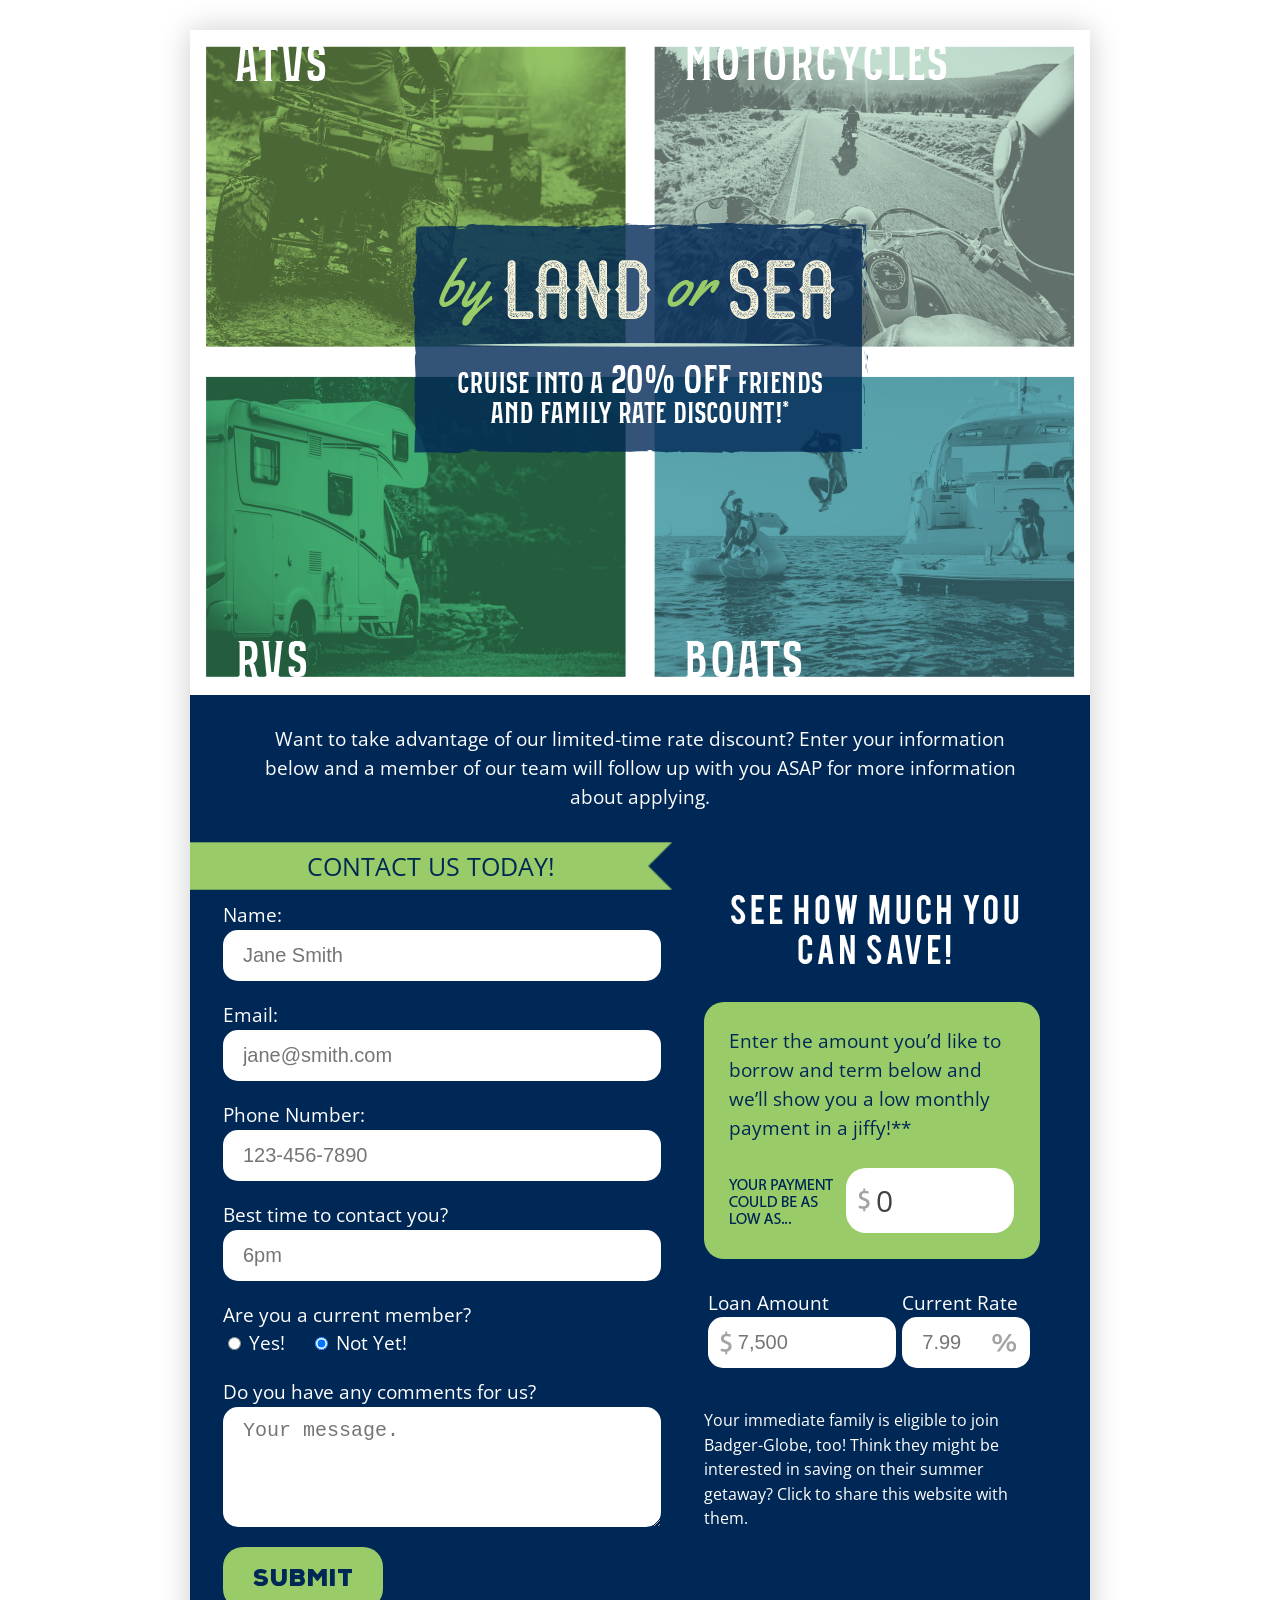
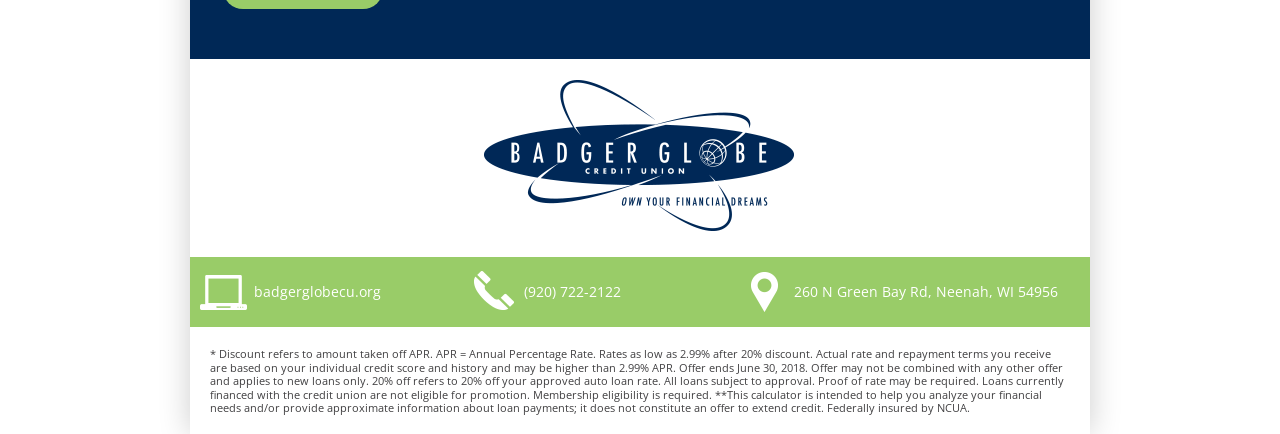
<file: index.html>
<!doctype html>
<html lang="en-US" class="no-js">
<head>
	<meta charset="utf-8">
	<title>Toy Loans - Badger Globe Credit Union</title>

	<meta http-equiv="X-UA-Compatible" content="IE=edge" />
	<meta name="viewport" content="width=device-width, initial-scale=1">
	<link rel="stylesheet" href="css/main.css">
	<script src="js/head.js?v=1"></script>
	<!-- Global site tag (gtag.js) - Google Analytics -->
	<script async src="https://www.googletagmanager.com/gtag/js?id=UA-109080471-4"></script>
	<script>
	window.dataLayer = window.dataLayer || [];
	function gtag(){dataLayer.push(arguments);}
	gtag('js', new Date());

	gtag('config', 'UA-109080471-4');
	</script>
</head>
<body>
	<main class="container">
		
		<div class="wrap">
			<img src="img/header.png" class="header">
		</div>
		
		<div class="content wrap group">
			<div class="top-title">Want to take advantage of our limited-time rate discount? Enter your information below and a member of our team will follow up with you ASAP for more information about applying.</div>
				
			<h3 class="form-title">Contact Us Today!</h3>

			<div class="group">

				<div class="half">
					<form id="contact" name="contact">
						<strong><div class="error text-red"></div></strong>
						<p>Name:
							<input type="text" name="name" placeholder="Jane Smith" /></p>
						<p>Email:
							<input type="text" name="email" placeholder="jane@smith.com" /></p>
						<p>Phone Number:
							<input type="text" name="phone" placeholder="123-456-7890" /></p>
						<p>Best time to contact you?
							<input type="text" name="best-time" placeholder="6pm" /></p>
						<p>Are you a current member?<br>
							<label><input type="radio" name="current-member" value="yes" /> Yes!</label> &nbsp; &nbsp; <label><input type="radio" name="current-member" value="no" checked /> Not Yet!</label></p>
						<p>Do you have any comments for us?
							<textarea name="message" placeholder="Your message."></textarea></p>
						<p><input type="submit" name="submit" value="Submit" class="btn" /></p>
					</form>
				</div>

				<div class="half calculator-container">
					<div class="pad text-center">
						<img src="img/title-calculator.png" />
					</div>
					<div class="total-savings-container bg-peach group">
						<p>Enter the amount you’d like to borrow and term below and we’ll show you a low monthly payment in a jiffy!**</p>
						<div class="fields">
							<div class="half first"><img src="img/title-savings.png" /></div>
							<div class="half result-total-savings results vacation">0</div>
						</div>
					</div>
					<div class="calculators">

						<div class="calculator vacation">
							<div class="sixty">
								<p><label for="amount1">Loan Amount</label><input type="text" id="amount1" placeholder="7,500" class="amount" /></p>
							</div>
							<div class="fourty">
								<input type="hidden" name="term" value="3y" />
								<p><label for="rate1">Current Rate</label><input type="text" id="rate1" placeholder="7.99" class="rate percent" /></p>
								<input type="hidden" class="rate_compare" value="2.99" />
							</div>
						</div>

					</div>
					<div class="share-now">
						<p>Your immediate family is eligible to join Badger-Globe, too! Think they might be interested in saving on their summer getaway? Click to share this website with them.</p>
						<p class="buttons">
							<!-- AddToAny BEGIN -->
							<div class="a2a_kit a2a_kit_size_32 a2a_default_style">
							<a class="a2a_dd" href="https://www.addtoany.com/share"></a>
							<a class="a2a_button_facebook"></a>
							<a class="a2a_button_twitter"></a>
							<a class="a2a_button_linkedin"></a>
							</div>
							<script async src="https://static.addtoany.com/menu/page.js"></script>
							<!-- AddToAny END -->
						</p>
					</div>
				</div>
			</div>

		</div>

		<div class="footer">
			<div class="wrap text-center">
				<a href="https://www.badgerglobecu.org/" target="_blank"><img src="img/logo.png"></a>
			</div>
		</div>

		<div class="contact-bar wrap group">
			<div class="thirty"><a href="https://www.badgerglobecu.org/" target="_blank"><img src="img/contact-website.png" alt="Link to badgerglobecu.org" /> badgerglobecu.org</a></div>
			<div class="thirty"><a href="tel:9207222122"><img src="img/contact-phone.png" alt="Call 920-722-2122" /> (920) 722-2122</a></div>
			<div class="fourty"><a href="https://www.google.com/maps/place/260+N+Green+Bay+Rd,+Neenah,+WI+54956/@44.1941566,-88.4879277,17z/data=!3m1!4b1!4m5!3m4!1s0x8803c77bc86fcbdd:0x9187003e1a72b659!8m2!3d44.1941528!4d-88.485739" target="_blank"><img src="img/contact-address.png" alt="Street Address: 260 N Green Bay Rd, Neenah, WI 54956" /> 260 N Green Bay Rd, Neenah, WI 54956</a></div>
		</div>

		<div class="disclaimer wrap">* Discount refers to amount taken off APR. APR = Annual Percentage Rate. Rates as low as 2.99% after 20% discount. Actual rate and repayment terms you receive are based on your individual credit score and history and may be higher than 2.99% APR. Offer ends June 30, 2018. Offer may not be combined with any other offer and applies to new loans only. 20% off refers to 20% off your approved auto loan rate. All loans subject to approval. Proof of rate may be required. Loans currently financed with the credit union are not eligible for promotion. Membership eligibility is required. **This calculator is intended to help you analyze your financial needs and/or provide approximate information about loan payments; it does not constitute an offer to extend credit. Federally insured by NCUA.</div>
	</main>
	<script src="//ajax.googleapis.com/ajax/libs/jquery/1.11.2/jquery.min.js?v=1"></script>
	<script src="js/main.js"></script>
</body>
</html>
</file>
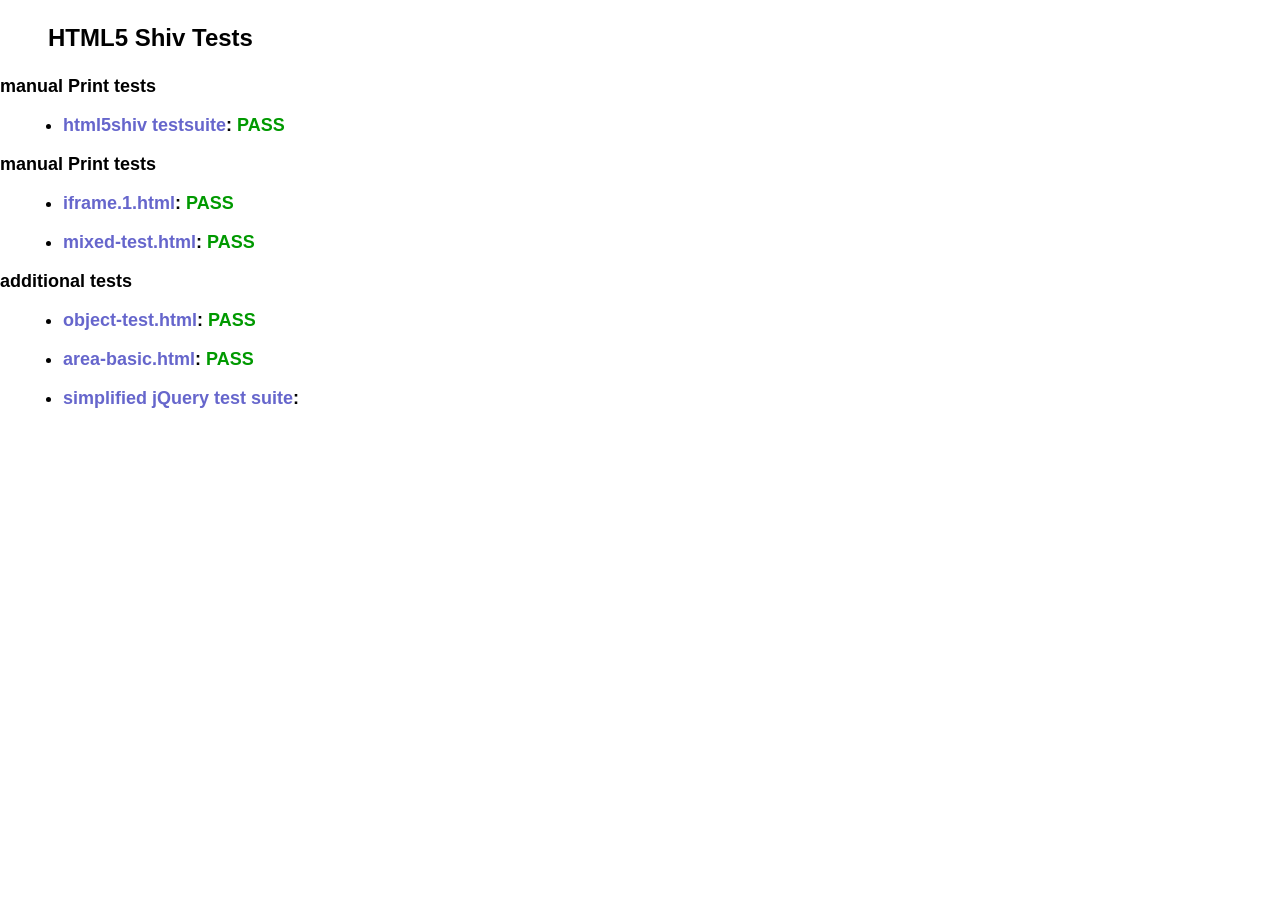
<file: js/lib/shiv/test/index.html>
<!doctype html>
<html>
	<head>
		<meta charset="utf-8">
		<title>IE&lt;9 HTML5 Shiv Tests</title>
		<link rel="stylesheet" href="style.css">
		<script src="../src/html5shiv-printshiv.js"></script>
	</head>
	<body>
		<h1>
			HTML5 Shiv Tests
		</h1>
		<h2>manual Print tests</h2>
		<ul>
			<li>
				<a href="html5shiv.html">html5shiv testsuite</a>: <span class="pass">PASS</span>
			</li>
			
		</ul>
		<h2>manual Print tests</h2>
		<ul>
			<li>
				<a href="iframe.1.html">iframe.1.html</a>: <span class="pass">PASS</span>
			</li>
			<li>
				<a href="mixed-test.html">mixed-test.html</a>: <span class="pass">PASS</span>
			</li>
			
		</ul>
		<h2>additional tests</h2>
		<ul>
			
			<li>
				<a href="object-test.html">object-test.html</a>: <span class="pass">PASS</span>
			</li>
			
			<li>
				<a href="highcharts/area-basic.html">area-basic.html</a>: <span class="pass">PASS</span>
			</li>
			<li>
				<a href="jquery-1.7.1/index.html">simplified jQuery test suite</a>:
			</li>
		</ul>
	<body>
</html>
</file>
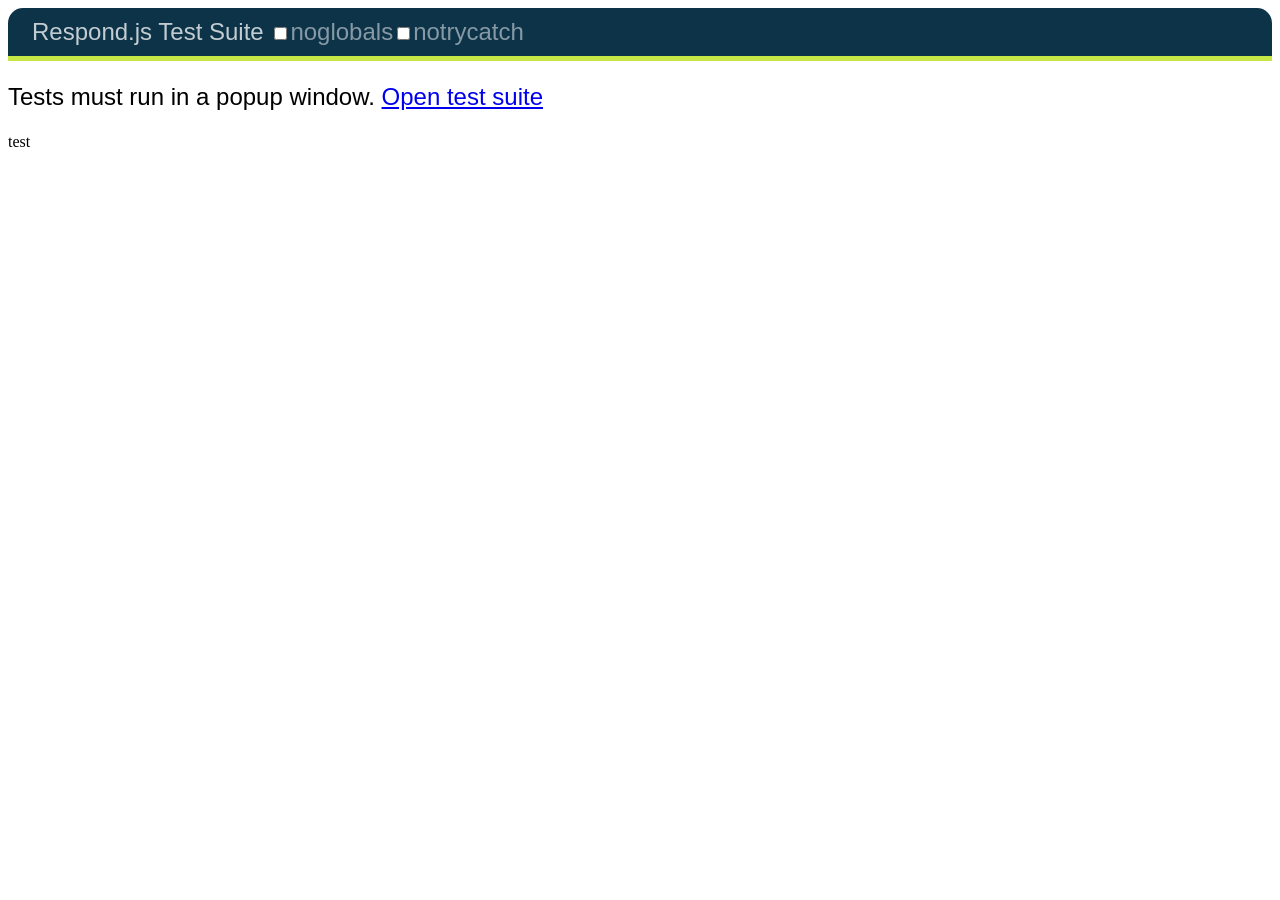
<file: js/lib/respond/test/unit/index.html>
<!DOCTYPE html>
<html>
<head>
	<meta charset="utf-8" />
	<title>Respond.js Test Suite</title>
	<link rel="stylesheet" href="qunit/qunit.css" media="screen">
	<script src="qunit/qunit.js"></script>
	<link href="test.css" rel="stylesheet" />
	<link href="test2.css" media="screen and (min-width: 950px)" rel="stylesheet" />
	<link href="test3.css" media="screen and (min-width: 68.75em)" rel="stylesheet" />
	<script src="../../dest/respond.src.js"></script>
	<script src="tests.js"></script>

</head>
<body>
	<h1 id="qunit-header">Respond.js Test Suite</h1>
	<h2 id="qunit-banner"></h2>
	<div id="qunit-testrunner-toolbar"></div>
	<h2 id="qunit-userAgent"></h2>
	<ol id="qunit-tests"></ol>
	
	<!-- tests must run in new window -->
	<div id="launcher"></div>
	
	<!-- elem for applying css via queries -->
	<div id="testelem" class="foo">test</div>
	
</body>
</html>
</file>
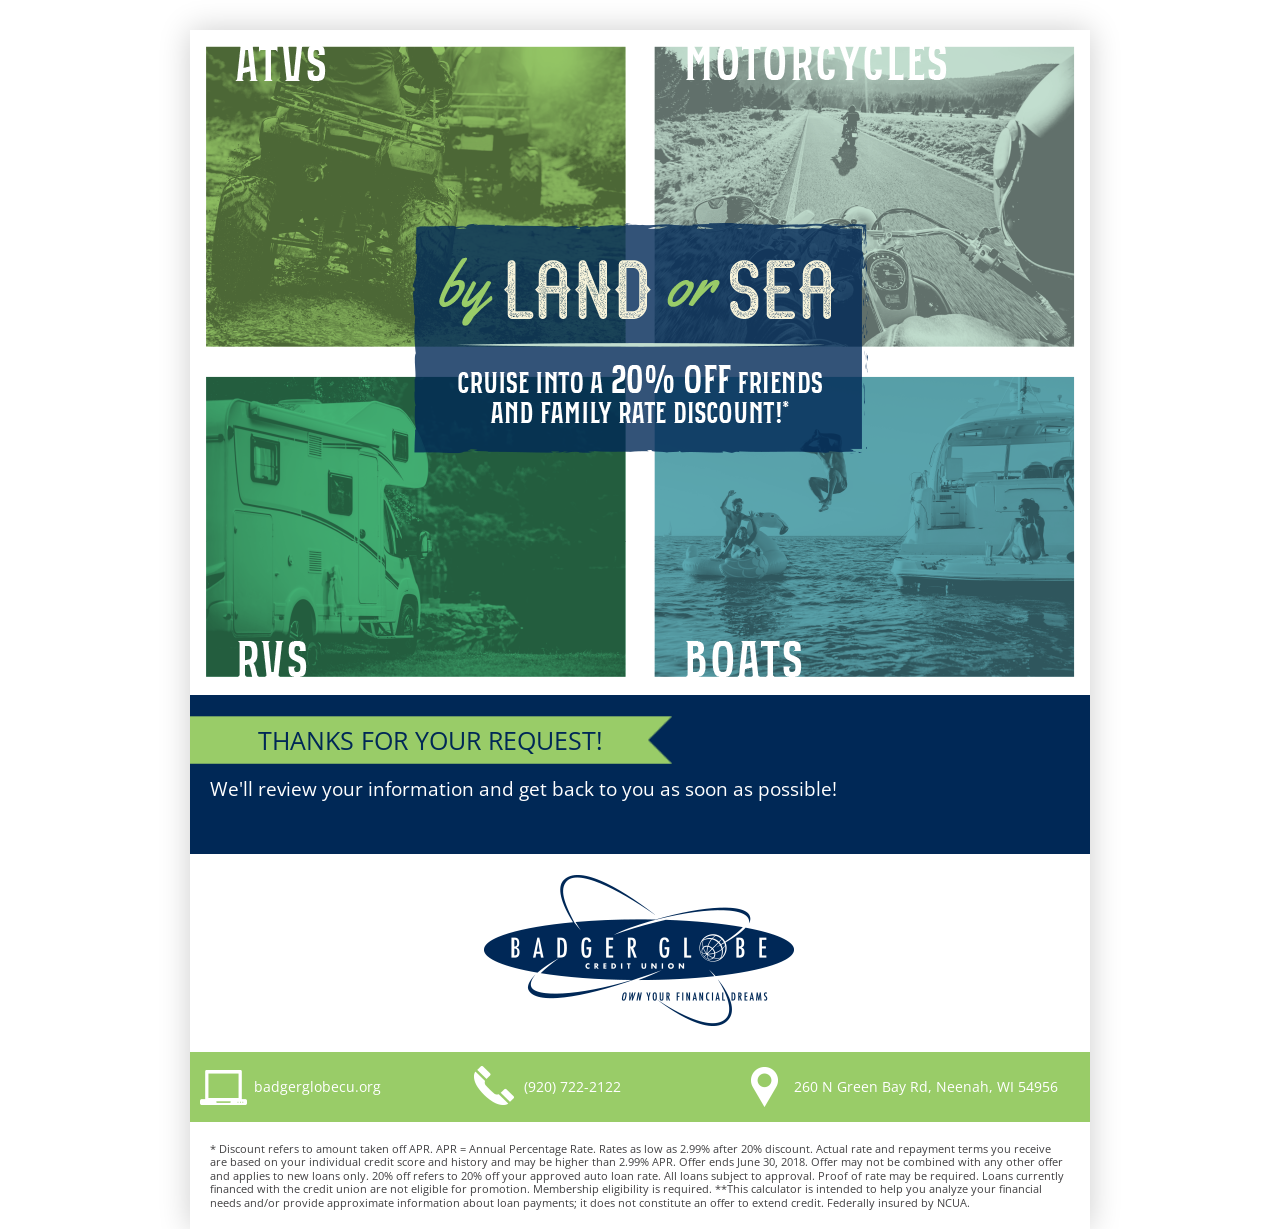
<file: thanks.html>
<!doctype html>
<html lang="en-US" class="no-js">
<head>
	<meta charset="utf-8">
	<title>Toy Loans - Badger Globe Credit Union</title>

	<meta http-equiv="X-UA-Compatible" content="IE=edge" />
	<meta name="viewport" content="width=device-width, initial-scale=1">
	<link rel="stylesheet" href="css/main.css">
	<script src="js/head.js?v=1"></script>
	<!-- Global site tag (gtag.js) - Google Analytics -->
	<script async src="https://www.googletagmanager.com/gtag/js?id=UA-109080471-4"></script>
	<script>
	window.dataLayer = window.dataLayer || [];
	function gtag(){dataLayer.push(arguments);}
	gtag('js', new Date());

	gtag('config', 'UA-109080471-4');
	</script>
</head>
<body>
	<main class="container">
		
		<div class="wrap">
			<img src="img/header.png" class="header">
		</div>
		
		<div class="content wrap group">
				
			<h3 class="form-title">Thanks for your request!</h3>
			<p>We'll review your information and get back to you as soon as possible!</p>

		</div>

		<div class="footer">
			<div class="wrap text-center">
				<a href="https://www.badgerglobecu.org/"><img src="img/logo.png"></a>
			</div>
		</div>
		
		<div class="contact-bar wrap group">
			<div class="thirty"><a href="https://www.badgerglobecu.org/" target="_blank"><img src="img/contact-website.png" alt="Link to badgerglobecu.org" /> badgerglobecu.org</a></div>
			<div class="thirty"><a href="tel:9207222122"><img src="img/contact-phone.png" alt="Call 920-722-2122" /> (920) 722-2122</a></div>
			<div class="fourty"><a href="https://www.google.com/maps/place/260+N+Green+Bay+Rd,+Neenah,+WI+54956/@44.1941566,-88.4879277,17z/data=!3m1!4b1!4m5!3m4!1s0x8803c77bc86fcbdd:0x9187003e1a72b659!8m2!3d44.1941528!4d-88.485739" target="_blank"><img src="img/contact-address.png" alt="Street Address: 260 N Green Bay Rd, Neenah, WI 54956" /> 260 N Green Bay Rd, Neenah, WI 54956</a></div>
		</div>

		<div class="disclaimer wrap">* Discount refers to amount taken off APR. APR = Annual Percentage Rate. Rates as low as 2.99% after 20% discount. Actual rate and repayment terms you receive are based on your individual credit score and history and may be higher than 2.99% APR. Offer ends June 30, 2018. Offer may not be combined with any other offer and applies to new loans only. 20% off refers to 20% off your approved auto loan rate. All loans subject to approval. Proof of rate may be required. Loans currently financed with the credit union are not eligible for promotion. Membership eligibility is required. **This calculator is intended to help you analyze your financial needs and/or provide approximate information about loan payments; it does not constitute an offer to extend credit. Federally insured by NCUA.</div>
	</main>
	<script src="//ajax.googleapis.com/ajax/libs/jquery/1.11.2/jquery.min.js?v=1"></script>
	<script src="js/main.js"></script>
</body>
</html>
</file>
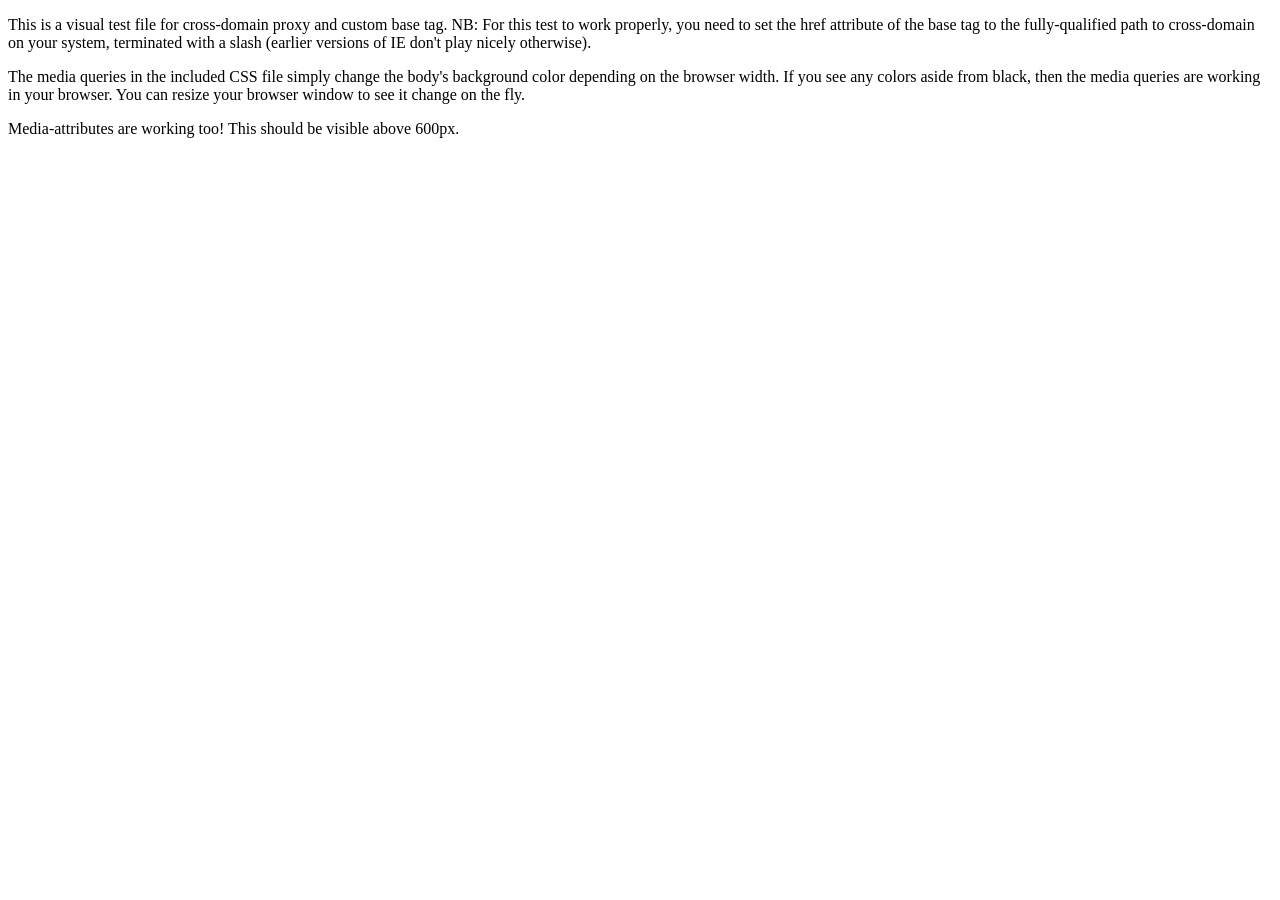
<file: js/lib/respond/cross-domain/example-base.html>
<!DOCTYPE html>
<html>
<head>
	<!-- Change this to match your local server hostname and path -->
	<base href="http://localhost/Respond/cross-domain/"><!--[if lte IE 6]></base><![endif]-->
		<meta charset="utf-8" />
	<title>Respond JS Test Page</title>
	<link href="https://rawgithub.com/scottjehl/Respond/master/test/test.css" rel="stylesheet"/>
	<link href="https://rawgithub.com/scottjehl/Respond/master/test/test2.css" media="screen and (min-width: 600px)" rel="stylesheet"/>
	<script src="../dest/respond.src.js"></script>
	
	<!-- Respond.js proxy on external server -->
	<link href="https://rawgithub.com/scottjehl/Respond/master/cross-domain/respond-proxy.html" id="respond-proxy" rel="respond-proxy" />
	<link href="respond.proxy.gif" id="respond-redirect" rel="respond-redirect" />
	<script src="respond.proxy.js"></script>
</head> 
<body>
	<p>This is a visual test file for cross-domain proxy and custom base tag. NB: For this test to work properly, you need to set the href attribute of the base tag to the fully-qualified path to cross-domain on your system, terminated with a slash (earlier versions of IE don't play nicely otherwise).</p>

	<p>The media queries in the included CSS file simply change the body's background color depending on the browser width. If you see any colors aside from black, then the media queries are working in your browser. You can resize your browser window to see it change on the fly.</p>


	<p id="attribute-test">Media-attributes are working too! This should be visible above 600px.</p>

</body>
</html>
</file>
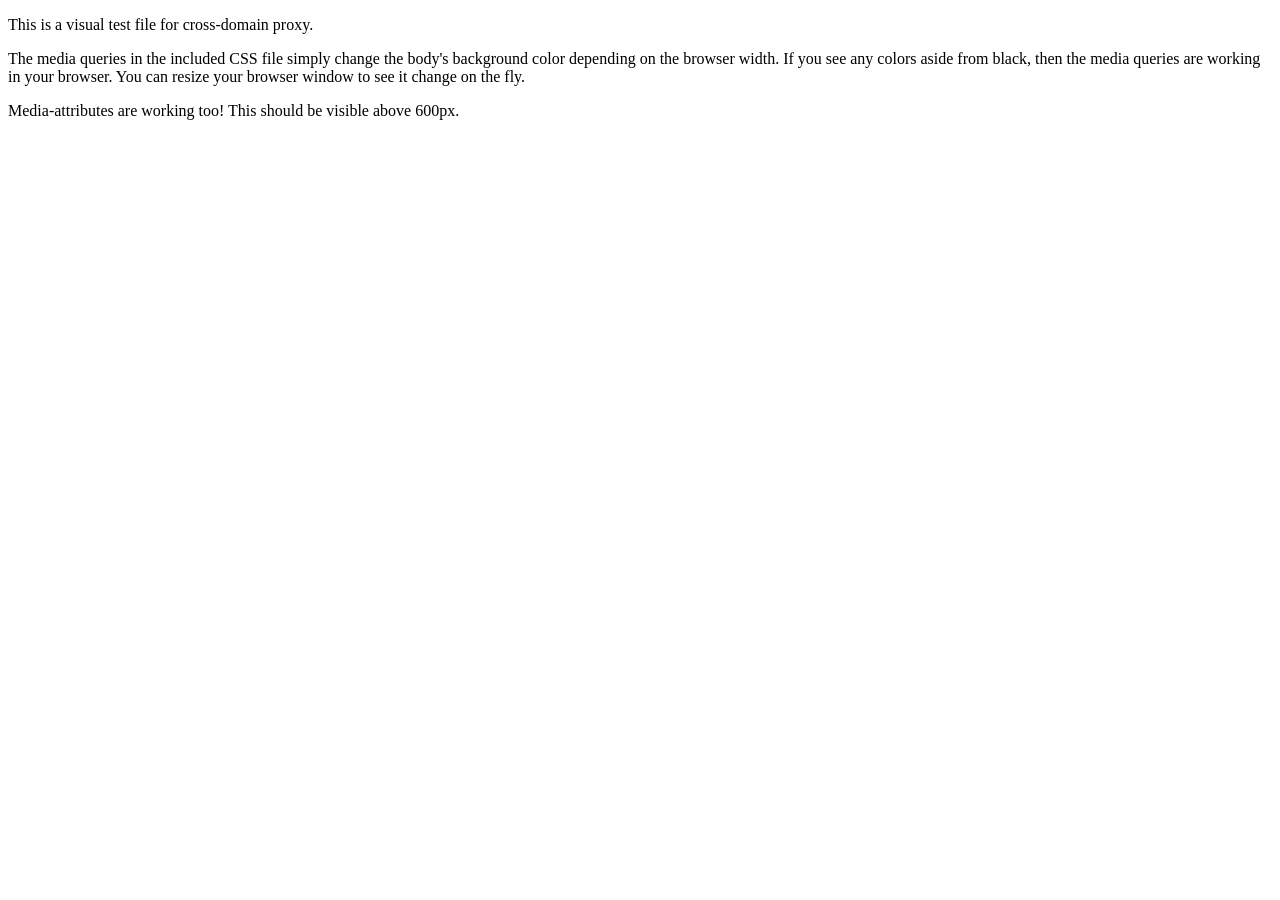
<file: js/lib/respond/cross-domain/example.html>
<!DOCTYPE html>
<html>
<head>
	<meta charset="utf-8" />
	<title>Respond JS Test Page</title>
	<link href="https://rawgithub.com/scottjehl/Respond/master/test/test.css" rel="stylesheet"/>
	<link href="https://rawgithub.com/scottjehl/Respond/master/test/test2.css" media="screen and (min-width: 600px)" rel="stylesheet"/>
	<script src="../dest/respond.src.js"></script>
	
	<!-- Respond.js proxy on external server -->
	<link href="https://rawgithub.com/scottjehl/Respond/master/cross-domain/respond-proxy.html" id="respond-proxy" rel="respond-proxy" />
	<link href="respond.proxy.gif" id="respond-redirect" rel="respond-redirect" />
	<script src="respond.proxy.js"></script>
</head> 
<body>
	<p>This is a visual test file for cross-domain proxy.</p>

	<p>The media queries in the included CSS file simply change the body's background color depending on the browser width. If you see any colors aside from black, then the media queries are working in your browser. You can resize your browser window to see it change on the fly.</p>


	<p id="attribute-test">Media-attributes are working too! This should be visible above 600px.</p>

</body>
</html>
</file>
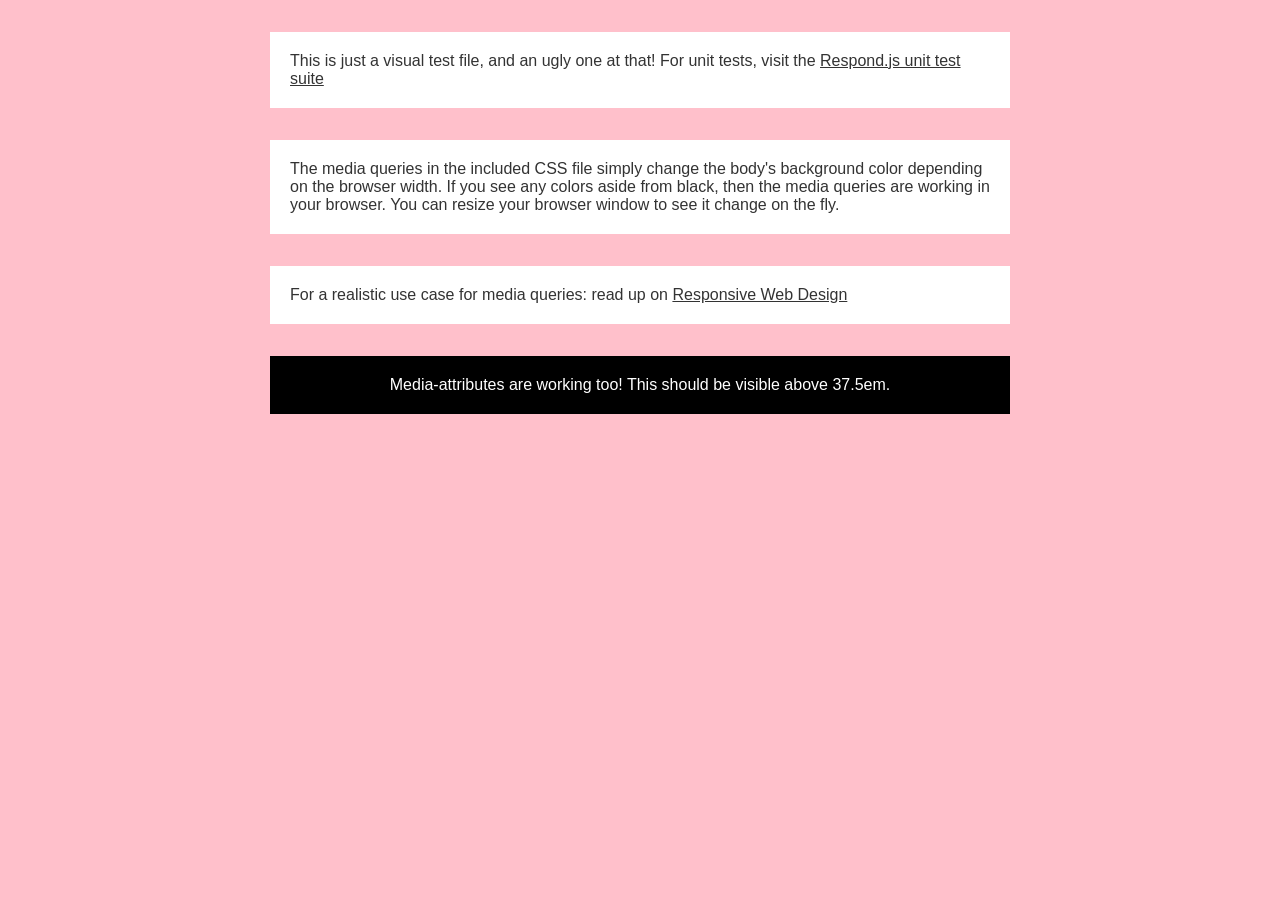
<file: js/lib/respond/test/test.html>
<!DOCTYPE html>
<html>
<head>
	<meta charset="utf-8" />
	<title>Respond JS Test Page</title>
	<link href="test.css" rel="stylesheet"/>
	<link href="test2.css" media="screen and (min-width: 37.5em)" rel="stylesheet"/> <!-- 37.5em = 600px @ 16px -->
	<script src="../dest/respond.src.js"></script>
</head>
<body>
	<p>This is just a visual test file, and an ugly one at that! For unit tests, visit the <a href="unit/"> Respond.js unit test suite</a></p>

	<p>The media queries in the included CSS file simply change the body's background color depending on the browser width. If you see any colors aside from black, then the media queries are working in your browser. You can resize your browser window to see it change on the fly.</p>

	<p>For a realistic use case for media queries: read up on <a href="http://www.alistapart.com/articles/responsive-web-design/">Responsive Web Design</a></p>

	<p id="attribute-test">Media-attributes are working too! This should be visible above 37.5em.</p>

</body>
</html>
</file>
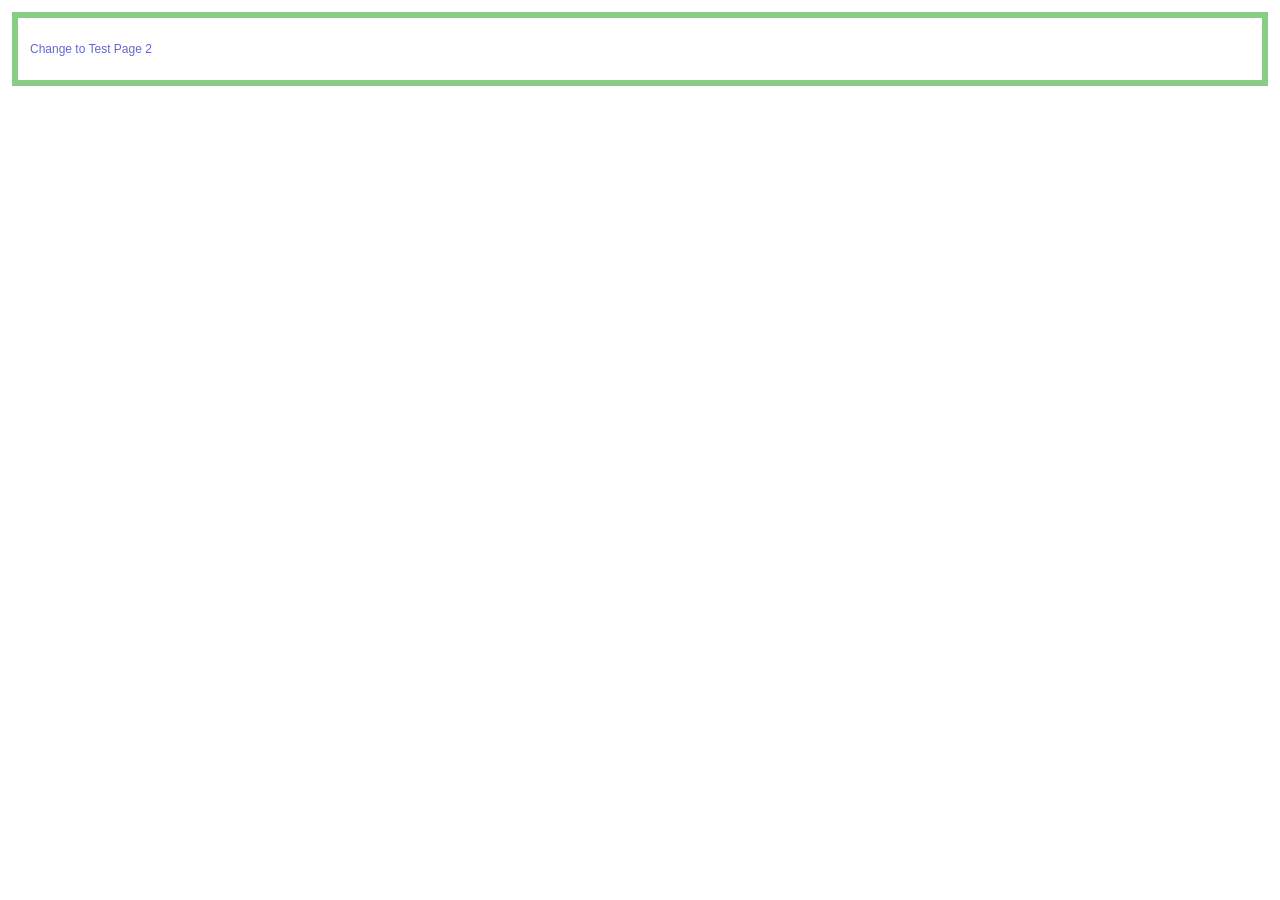
<file: js/lib/shiv/test/iframe.1-1.html>
<!doctype html>
<html>
	<head>
		<meta charset="utf-8">
		<title>Test 1</title>
		<link rel="stylesheet" href="style.css">
		<script src="../src/html5shiv-printshiv.js"></script>
	</head>
	<body>
		<section>
			<p><a href="iframe.1-2.html">Change to Test Page 2</a></p>
		</section>
	</body>
</html>
</file>
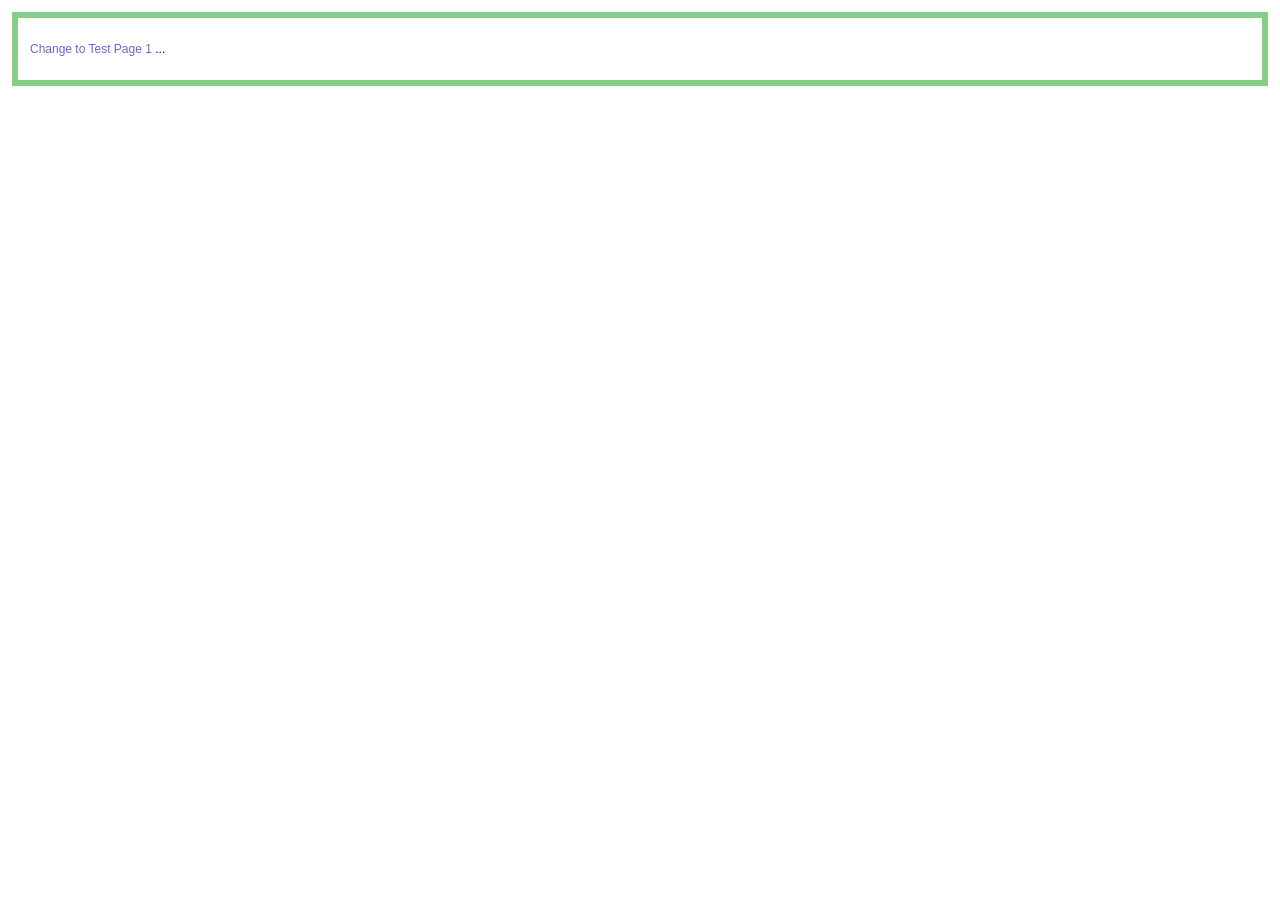
<file: js/lib/shiv/test/iframe.1-2.html>
<!doctype html>
<html>
	<head>
		<meta charset="utf-8">
		<title>Test 2</title>
		<link rel="stylesheet" href="style.css">
		<script src="../src/html5shiv-printshiv.js"></script>
	<body>
		<section>
			<p><a href="iframe.1-1.html">Change to Test Page 1</a> <span contenteditable>...</span></p>
		</section>
	</body>
</html>
</file>
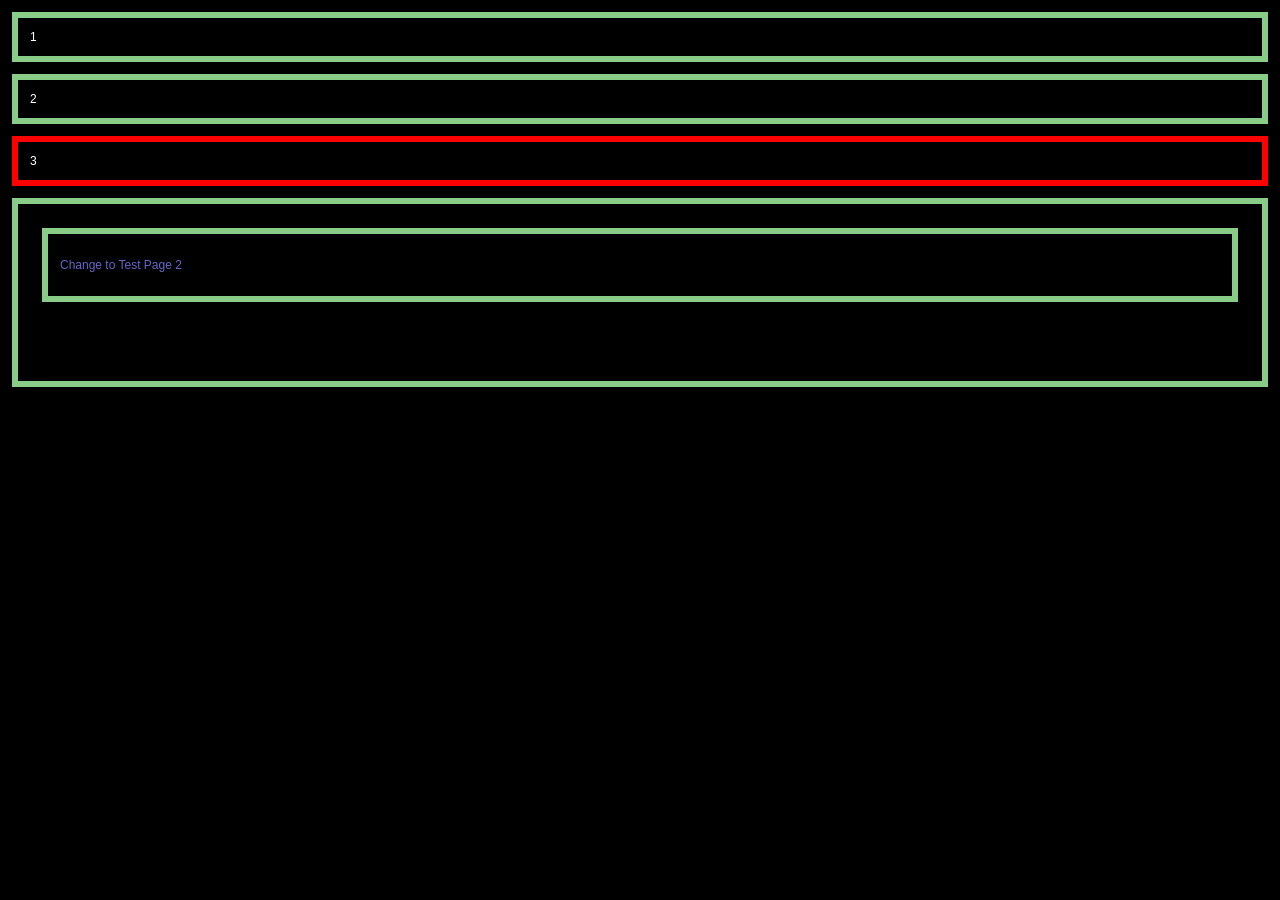
<file: js/lib/shiv/test/iframe.1.html>
<!doctype html>
<html>
	<head>
		<meta charset="utf-8">
		<title>HTML5Shiv</title>
		<link rel="stylesheet" href="style.css">
		<style>
			body {
				color: #fff;
				background: url(data/body-crash.jpg);
			}
		</style>
		<script src="../src/html5shiv-printshiv.js"></script>
		<script src="//use.typekit.com/fbz1vwc.js"></script>
		<script>
			Typekit.load();
		</script>
	</head>
	<body>
		<section>1</section>
		<section>2</section>
		<section style="border-color: red;">3</section>
		<section>
			<iframe src="iframe.1-1.html" style="width:100%;height:100%;" frameborder="0"></iframe>
		</section>
	</body>
</html>
</file>
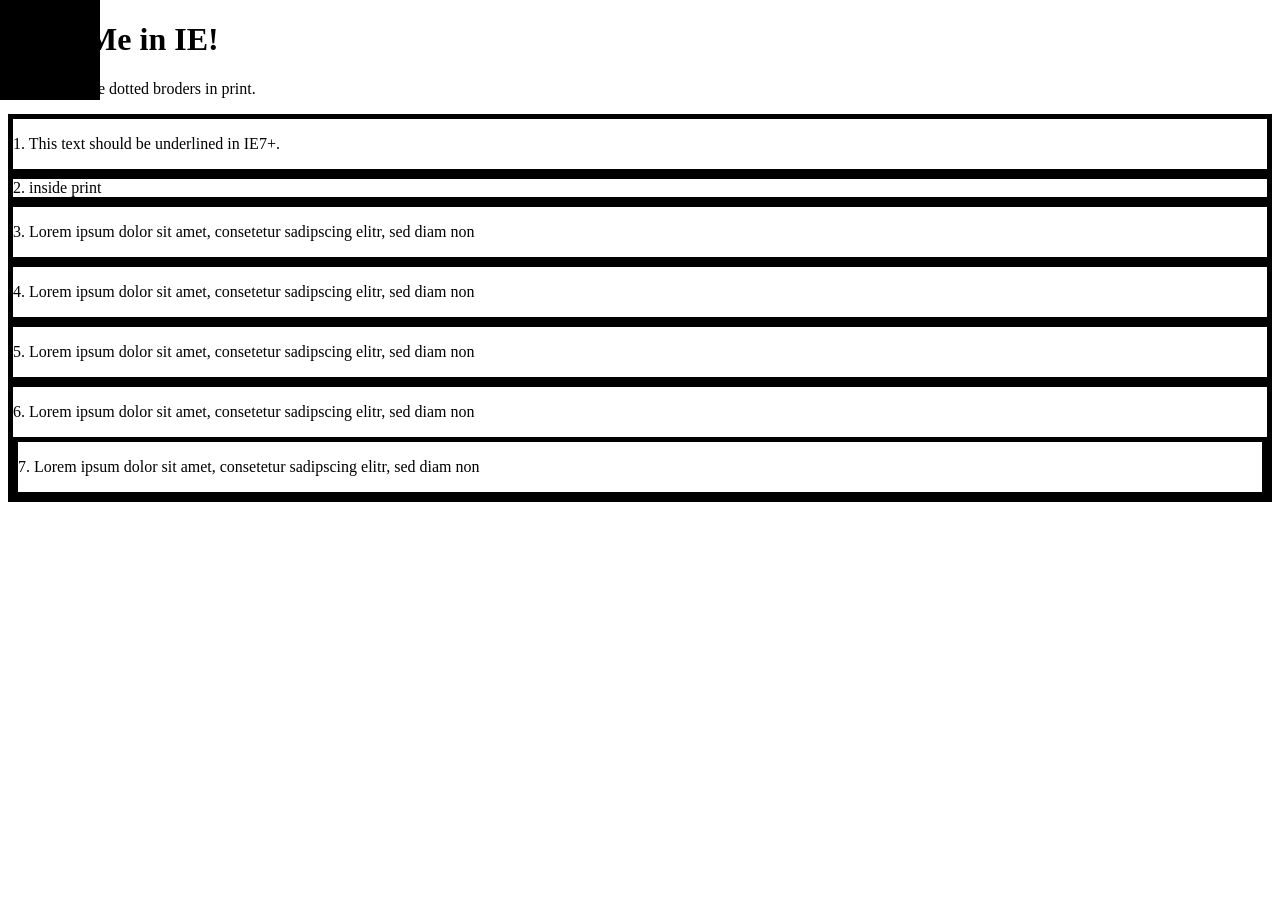
<file: js/lib/shiv/test/mixed-test.html>
<!doctype html>
<html>
	<head>
		<meta charset="utf-8">
		<title>IEPP Test Suite</title>
		<link rel="stylesheet" href="data/inline-mixed-media.css">
		<link rel="stylesheet" href="data/inline-print-media.css">
		<link rel="stylesheet" href="data/print.css" media="print">
		<link rel="stylesheet" href="data/screen.css" media="screen, projection">
		<link rel="stylesheet" href="data/print-styles.css" media="print">
		<style>
			body {
				background: url(data/body-crash.jpg) no-repeat;
			}
		</style>
		<style>
			form {
				margin: 0;
			}
			article#inline-print {
				border: 5px solid #000;
			}
			section div article {
				border: 5px solid #000;
			}
			section[data-article="article"] {
				border: 5px solid #000;
			}
		</style>
		<style media="print">
			article#inline-print {
				border: 5px dotted #000;
			}
			section div article {
				border: 5px dotted #000;
			}
			section[data-article="article"] {
				border: 5px dotted #000;
			}
			p+article {
				text-decoration: underline;
			}
		</style>
		<script src="../src/html5shiv-printshiv.js"></script>
		
		<script src="//use.typekit.com/fbz1vwc.js"></script>
		<script>
			Typekit.load();
		</script>
	</head>
	<body id="print-body-id" class="print-body-class">
		<h1>
			Print Me in IE!
		</h1>
		<p>You should see dotted broders in print.</p>
		<article class="inline-mixed-media">
			<p>
				1. This text should be underlined in IE7+.
			</p>
		</article>
		<article class="inline-print-media">
			<form action="/test/ test">
				<div class="inside-of-form">2. inside print</div>
			</form>
		</article>
		<article class="print">
			<p>
				3. Lorem ipsum dolor sit amet, consetetur sadipscing elitr,  sed diam non
			</p>
		</article>
		<div class="print-styles">
			<article>
				<p>
					4. Lorem ipsum dolor sit amet, consetetur sadipscing elitr,  sed diam non
				</p>
			</article>
		</div>
		<article class="print-styles-print">
			<p>
				5. Lorem ipsum dolor sit amet, consetetur sadipscing elitr,  sed diam non
			</p>
		</article>
		<section>
			<div data-article="article">
				<article>
					<p>
						6. Lorem ipsum dolor sit amet, consetetur sadipscing elitr,  sed diam non
					</p>

					<section data-article="article">
						<p>
							7. Lorem ipsum dolor sit amet, consetetur sadipscing elitr,  sed diam non
						</p>
					</section>
				</article>
			</div>
		</section>
	</body>
</html>
</file>
<file: css/main.css>
@import url(http://fonts.googleapis.com/css?family=Open+Sans:300,400,400italic,700,700italic);html,body,div,span,applet,object,iframe,h1,h2,h3,h4,h5,h6,p,blockquote,pre,a,abbr,acronym,address,big,cite,code,del,dfn,em,font,img,ins,kbd,q,s,samp,small,strike,strong,sub,sup,tt,var,dl,dt,dd,ol,ul,li,fieldset,form,label,legend,table,caption,tbody,tfoot,thead,tr,th,td{margin:0;padding:0;border:0;outline:0;font-weight:inherit;font-style:inherit;font-size:100%;font-family:inherit;vertical-align:baseline}:focus{outline:0}body{line-height:1;color:black;background:white}ol,ul{list-style:none}table{border-collapse:separate;border-spacing:0}caption,th,td{text-align:left;font-weight:normal}blockquote:before,blockquote:after,q:before,q:after{content:""}blockquote,q{quotes:"" ""}*,:before,:after{box-sizing:border-box}img,video,iframe{max-width:100%}@font-face{font-family:'Nexa Rust Sans';src:url("fonts/nexa-rust-sans-black.eot");src:url("fonts/nexa-rust-sans-black.eot?#iefix") format("embedded-opentype"),url("fonts/nexa-rust-sans-black.woff") format("woff"),url("fonts/nexa-rust-sans-black.ttf") format("truetype");font-weight:900;font-style:normal}.clearfix,.group{zoom:1}.clearfix:before,.clearfix:after,.group:before,.group:after{content:"";display:table}.clearfix,.clearfix:before,.clearfix:after,.group,.group:before,.group:after{clear:both}body{font-family:"Open Sans", sans-serif;font-weight:400;font-size:85%;line-height:1.5em;color:#414042;background-color:#eee}@media only screen and (min-width: 1024px){body{font-size:100%}}a{color:#0e426a;text-decoration:none;cursor:pointer}a:hover{color:#145e97}h1,h2,h3,h4,h5,h6,p{margin:0;padding:10px 0}h1,h2,h3,h4,h5,h6{line-height:1.2em}h1{font-size:1.7em;font-family:"Open Sans", sans-serif;font-weight:400}h2{font-size:1.5em}h3{font-size:1.3em;line-height:1.2em}h3.caps{text-transform:uppercase;padding-top:50px}h4{font-size:1.3em;line-height:1.3em;font-family:"Open Sans", sans-serif;font-weight:400}strong{font-weight:700}em{font-style:italic}input[type=text],select,input[type=email],input[type=phone],textarea{display:block;width:100%;padding:14px 20px;border:0;font-size:20px;line-height:20px;border-radius:15px;-webkit-appearance:none;background:white}input[type=text].amount,select.amount,input[type=email].amount,input[type=phone].amount,textarea.amount{background:#fff url("[data-uri]") left center no-repeat;padding:14px 0 14px 30px}input[type=text].percent,select.percent,input[type=email].percent,input[type=phone].percent,textarea.percent{background:#fff url("[data-uri]") right center no-repeat}textarea{height:120px}select{background:#fff url([data-uri]) right center no-repeat;padding:16px 20px;width:100%}@media only screen and (min-width: 768px){.sixty,.fourty,.quarter,.three-quarter,.third,.half,.thirty,.two-third{float:left}.sixty.right,.fourty.right,.quarter.right,.three-quarter.right,.third.right,.half.right,.thirty.right,.two-third.right{float:right}.sixty{width:56%;margin:0 1%}.quarter{width:23%}.three-quarter{width:73%;margin:0 2%}.third{width:33.3%;padding:0 10px}.half{width:47%;margin:0 1.5%}.thirty{width:28%;margin:0 1%}.fourty{width:38%;margin:0 1%}.two-third{width:66%;padding:0 10px}}.text-center{text-align:center}.text-right{text-align:right}body{background:white}.container{box-shadow:0 0 30px rgba(0,0,0,0.2);max-width:900px;margin:0 auto}.wrap{max-width:900px;margin:0 auto}.header{display:block}@media only screen and (min-width: 768px){.header{margin:30px 0 0}}.form-title{zoom:1;display:block;height:50px;margin-left:-20px;background:url(../img/bg-flag-right.png) right center no-repeat;background-size:cover;color:#002856;font-size:25px;line-height:50px;padding:0;text-align:center;text-transform:uppercase}.form-title:before,.form-title:after{content:"";display:table}.form-title,.form-title:before,.form-title:after{clear:both}@media only screen and (min-width: 768px){.form-title{max-width:56%}}.content{position:relative;background:#002856;color:white;padding:20px 20px 40px 20px;zoom:1}.content:before,.content:after{content:"";display:table}.content,.content:before,.content:after{clear:both}.content h1{font-family:"Nexa Rust Sans", sans-serif;font-weight:400;color:white}@media only screen and (min-width: 1024px){.content h1 span{display:block}}.content p{font-size:1.2em;line-height:1.5em}.content .half:last-child{padding-top:20px}.content .half:last-child .right-content{padding:20px 0}.content .top-title{padding:10px 20px 20px;font-size:1.2em;line-height:1.5em;text-align:center}@media only screen and (min-width: 900px){.content .top-title{padding:10px 50px 30px 50px}}@media only screen and (min-width: 768px){.content .half:first-child{width:51%}.content .half:nth-child(2){width:43%;padding:0 2%}}.calculator-container .calculator{zoom:1}.calculator-container .calculator:before,.calculator-container .calculator:after{content:"";display:table}.calculator-container .calculator,.calculator-container .calculator:before,.calculator-container .calculator:after{clear:both}.calculator-container .calculator .result{display:none}.calculator-container .total-savings-container{background:#99cc68;color:#002856;padding:15px 20px 15px 25px}@media only screen and (min-width: 768px){.calculator-container .total-savings-container{border-radius:20px;margin:20px 0}}.calculator-container .total-savings-container .calculators{padding:0 0 20px 0}.calculator-container .total-savings-container .fields{padding:15px 0 0}.calculator-container .total-savings-container .half{float:left;width:48%;margin:0 1%}.calculator-container .total-savings-container .half.first{padding-left:0;margin-left:0;width:38%}.calculator-container .total-savings-container .half.result-total-savings{background:white;border-radius:20px;width:58%;font-size:30px;line-height:35px;color:#414042;background:#fff url("[data-uri]") left center no-repeat;padding:15px 10px 15px 30px}.calculator-container .share-now{padding:20px 0 0 0;font-size:.85em}.footer a{text-decoration:none}.footer .wrap{padding:20px}.footer .logo{text-align:center}@media only screen and (min-width: 768px){.footer .logo{float:left;width:30%}}.footer .footer-content{text-align:center;color:#002856;text-transform:uppercase;margin:0}@media only screen and (min-width: 768px){.footer .footer-content{float:left;width:52%;padding:20px 0 0}}.footer h3{font-size:1.4em}@media only screen and (min-width: 768px){.footer h3{padding:5px 0}}.footer h2{font-size:1.7em;font-weight:bold}@media only screen and (min-width: 768px){.footer h2{font-size:2em;padding:5px 0}}.contact-bar{background:#99cc68;text-align:center;padding:10px 0;font-size:.9em;line-height:1.6em}.contact-bar a{color:white}@media only screen and (min-width: 768px){.contact-bar{text-align:left;line-height:50px}}.contact-bar img{display:none}@media only screen and (min-width: 768px){.contact-bar img{display:block;float:left;margin-right:5px}}.disclaimer{zoom:1;font-size:.7em;line-height:1.2em;padding:20px}.disclaimer:before,.disclaimer:after{content:"";display:table}.disclaimer,.disclaimer:before,.disclaimer:after{clear:both}.disclaimer img{float:right;margin:0 0 10px 10px}.bg-blue{background:#0e426a}.bg-blue-dark{background:#214099}.bg-teal{background:#4aacc4}.bg-green{background:#66bd5a}.bg-lime{background:#99cc68}.bg-seafoam{background:#c1ddce}input[type=submit],button,.btn{font-family:"Nexa Rust Sans", sans-serif;font-weight:400;padding:15px 30px;background:#99cc68;color:#002856;border:0;border-radius:20px;font-size:1.2em;line-height:1.4em;text-transform:uppercase;display:inline-block;cursor:pointer;text-align:center}input[type=submit]:hover,button:hover,.btn:hover{opacity:.7}
</file>
<file: js/lib/shiv/test/style.css>
@import url(style.all.css);
@import url(style.print.css);
</file>
<file: js/lib/respond/test/unit/test.css>
.launcher #qunit-testrunner-toolbar,
.launcher #qunit-userAgent,
.launcher #qunit-tests,
.launcher #qunit-testresult {
	display: none;
}
.launcher #launcher {

	font: 1.5em/1 bold Helvetica, sans-serif;
}

#testelem {
	width: 50px;
	overflow: hidden;
	display: block;
}

/* a style like this should never apply in IE. If it does, tests will fail */
@media screen and (view-mode: minimized) {
	#testelem {
		width: 10px !important;
	}
}

/*styles for 480px and up - media type purposely left out here to test that in the process */
@media (min-width: 480px) {
	#testelem {
		width: 150px;
	}
	#testelem[class=foo] {
		height: 200px;
	}
}

/*styles for 500px and under*/
@media screen and (max-width: 460px) {
	#testelem {
		height: 150px;
	}
}

/* testing em unit support - 33em should be 528px and 35em should be 560px in IE with default font settings */
@media screen and (min-width: 33em) and (max-width: 38em) {
	#testelem {
		width: 75px;
	}
}



/*styles for 620px and up */
@media only screen and (min-width: 620px) {
	#testelem {
		width: 250px;
	}
}


/*styles for 760px and up */
@media only print, only screen and (min-width: 760px) {
	#testelem {
		width: 350px;
	}
}


/*styles for print that shouldn't apply */
@media only print and (min-width: 800px) {
	#testelem {
		width: 500px;
	}
}
</file>
<file: js/lib/respond/test/unit/test2.css>
/* this stylesheet was referenced via a link that had a media attr defined
it should only apply on window > 950px */
#testelem {
	width: 16px;
}
</file>
<file: js/lib/respond/test/unit/test3.css>
/* this stylesheet was referenced via a link that had a media attr defined
it should only apply on screen > 87.5em (1400px) */
#testelem {
	width: 25px;
}
</file>
<file: js/lib/respond/test/test.css>
/*
This is just a test file for making sure the script is working properly.
If it is, the media queries below will change the body's background color depending on the browser width.
For a realistic use case for media queries: read up on Responsive Web Design: 
http://www.alistapart.com/articles/responsive-web-design/
*/

body {
	background: black;
	color: #333;
	font-family: Helvetica, sans-serif;
}
p {
	width: 60%;
	min-width: 18.75em; /* 300px @ 16px */
	max-width: 43.75em; /* 700px @ 16px */
	margin: 2em auto;
	background: #fff;
	padding: 20px;
}
a {
	color: #333;
}

/* hide the attribute-test element. test2.css will show it */
#attribute-test {
	display: none;
}

/*styles for 300 and up @ 16px!*/
/* The max-width declaration below blocks this from ever working */
@media only screen and (min-width: 18.75em){
	body {
		background: yellow;
	}
}


/*styles for 480px - 620px @ 16px!*/
@media only screen and (min-width: 30em) and (max-width: 38.75em) {
	body {
		background: green;
	}
}




@media screen and (min-width: 38.75em),only print,projector{body{background:red;}}

/*styles for 800px and up @ 16px!*/
@media screen and (min-width: 50em){
	body {
		background: blue;
	}
}

/*styles for 1100px and up @ 16px!*/
@media screen and (min-width: 68.75em){
	body {
		background: orange;
	}
}

/*one with pixels too! */
/* NOTE - if the user were to increase his browser font size to 20px (chrome: Large), 
			the above (68.75em) media query will be incorrectly ignored!!!
			
			Assuming 20px browser setting, we would expect to see this progression:
			yellow > green > red > blue > NAVY > orange
			
			However, the orange never kicks in... which seems like a browser bug!
			Here's the math (assuming 20px browser setting):
			1200/20 = 60em     <     68.75em
*/
@media screen and (min-width: 1200px){
	body {
		background: navy;
	}
}

@media only screen and (min-width: 1250px) and (min--moz-device-pixel-ratio: 1.5),
	only screen and (min-width: 1250px) and (-moz-min-device-pixel-ratio: 1.5),
	only screen and (min-width: 1250px) and (-o-min-device-pixel-ratio: 3/2),
	only screen and (min-width: 1250px) and (-webkit-min-device-pixel-ratio: 1.5),
	only screen and (min-width: 1250px) and (min-device-pixel-ratio: 1.5),
	only screen and (min-width: 1250px) and (min-resolution: 1.5dppx),
	screen and (min-width: 1250px) {

	body {
		background-color: pink;
	}
}
</file>
<file: js/lib/respond/test/test2.css>
/* this stylesheet was referenced via a link that had a media attr defined
it should only apply on screen > 600px */
#attribute-test {
	display: block;
	color: #fff;
	background: black;
	text-align: center;
}
</file>
<file: js/lib/shiv/test/data/inline-mixed-media.css>
@media screen, handheld {
	article.inline-mixed-media {
		border: 5px solid #000;
	}
}

@media print  {
	article.inline-mixed-media {
		border: 5px dotted #000;
	}
}
</file>
<file: js/lib/shiv/test/data/inline-print-media.css>
.inline-print-media form {
	border: 5px solid #000;
}
@media print  {
	.inline-print-media form {
		border: 5px dotted #000;
	}
}
</file>
<file: js/lib/shiv/test/data/print.css>
article.print {
	border: 5px dotted #000;
}
</file>
<file: js/lib/shiv/test/data/screen.css>
article.print {
	border: 5px solid #000;
}
.print-styles article {
	border: 5px solid #000;
}
article.print-styles-print {
	border: 5px solid #000;
}
</file>
<file: js/lib/shiv/test/data/print-styles.css>
.print-styles article {
	border: 5px dotted #000;
}
@media print {
	article.print-styles-print {
		border: 5px dotted #000;
	}
}
</file>
<file: js/lib/respond/test/unit/qunit/qunit.css>
/**
 * QUnit v1.3.0pre - A JavaScript Unit Testing Framework
 *
 * http://docs.jquery.com/QUnit
 *
 * Copyright (c) 2011 John Resig, Jörn Zaefferer
 * Dual licensed under the MIT (MIT-LICENSE.txt)
 * or GPL (GPL-LICENSE.txt) licenses.
 */

/** Font Family and Sizes */

#qunit-tests, #qunit-header, #qunit-banner, #qunit-testrunner-toolbar, #qunit-userAgent, #qunit-testresult {
	font-family: "Helvetica Neue Light", "HelveticaNeue-Light", "Helvetica Neue", Calibri, Helvetica, Arial, sans-serif;
}

#qunit-testrunner-toolbar, #qunit-userAgent, #qunit-testresult, #qunit-tests li { font-size: small; }
#qunit-tests { font-size: smaller; }


/** Resets */

#qunit-tests, #qunit-tests ol, #qunit-header, #qunit-banner, #qunit-userAgent, #qunit-testresult {
	margin: 0;
	padding: 0;
}


/** Header */

#qunit-header {
	padding: 0.5em 0 0.5em 1em;

	color: #8699a4;
	background-color: #0d3349;

	font-size: 1.5em;
	line-height: 1em;
	font-weight: normal;

	border-radius: 15px 15px 0 0;
	-moz-border-radius: 15px 15px 0 0;
	-webkit-border-top-right-radius: 15px;
	-webkit-border-top-left-radius: 15px;
}

#qunit-header a {
	text-decoration: none;
	color: #c2ccd1;
}

#qunit-header a:hover,
#qunit-header a:focus {
	color: #fff;
}

#qunit-banner {
	height: 5px;
}

#qunit-testrunner-toolbar {
	padding: 0.5em 0 0.5em 2em;
	color: #5E740B;
	background-color: #eee;
}

#qunit-userAgent {
	padding: 0.5em 0 0.5em 2.5em;
	background-color: #2b81af;
	color: #fff;
	text-shadow: rgba(0, 0, 0, 0.5) 2px 2px 1px;
}


/** Tests: Pass/Fail */

#qunit-tests {
	list-style-position: inside;
}

#qunit-tests li {
	padding: 0.4em 0.5em 0.4em 2.5em;
	border-bottom: 1px solid #fff;
	list-style-position: inside;
}

#qunit-tests.hidepass li.pass, #qunit-tests.hidepass li.running  {
	display: none;
}

#qunit-tests li strong {
	cursor: pointer;
}

#qunit-tests li a {
	padding: 0.5em;
	color: #c2ccd1;
	text-decoration: none;
}
#qunit-tests li a:hover,
#qunit-tests li a:focus {
	color: #000;
}

#qunit-tests ol {
	margin-top: 0.5em;
	padding: 0.5em;

	background-color: #fff;

	border-radius: 15px;
	-moz-border-radius: 15px;
	-webkit-border-radius: 15px;

	box-shadow: inset 0px 2px 13px #999;
	-moz-box-shadow: inset 0px 2px 13px #999;
	-webkit-box-shadow: inset 0px 2px 13px #999;
}

#qunit-tests table {
	border-collapse: collapse;
	margin-top: .2em;
}

#qunit-tests th {
	text-align: right;
	vertical-align: top;
	padding: 0 .5em 0 0;
}

#qunit-tests td {
	vertical-align: top;
}

#qunit-tests pre {
	margin: 0;
	white-space: pre-wrap;
	word-wrap: break-word;
}

#qunit-tests del {
	background-color: #e0f2be;
	color: #374e0c;
	text-decoration: none;
}

#qunit-tests ins {
	background-color: #ffcaca;
	color: #500;
	text-decoration: none;
}

/*** Test Counts */

#qunit-tests b.counts                       { color: black; }
#qunit-tests b.passed                       { color: #5E740B; }
#qunit-tests b.failed                       { color: #710909; }

#qunit-tests li li {
	margin: 0.5em;
	padding: 0.4em 0.5em 0.4em 0.5em;
	background-color: #fff;
	border-bottom: none;
	list-style-position: inside;
}

/*** Passing Styles */

#qunit-tests li li.pass {
	color: #5E740B;
	background-color: #fff;
	border-left: 26px solid #C6E746;
}

#qunit-tests .pass                          { color: #528CE0; background-color: #D2E0E6; }
#qunit-tests .pass .test-name               { color: #366097; }

#qunit-tests .pass .test-actual,
#qunit-tests .pass .test-expected           { color: #999999; }

#qunit-banner.qunit-pass                    { background-color: #C6E746; }

/*** Failing Styles */

#qunit-tests li li.fail {
	color: #710909;
	background-color: #fff;
	border-left: 26px solid #EE5757;
	white-space: pre;
}

#qunit-tests > li:last-child {
	border-radius: 0 0 15px 15px;
	-moz-border-radius: 0 0 15px 15px;
	-webkit-border-bottom-right-radius: 15px;
	-webkit-border-bottom-left-radius: 15px;
}

#qunit-tests .fail                          { color: #000000; background-color: #EE5757; }
#qunit-tests .fail .test-name,
#qunit-tests .fail .module-name             { color: #000000; }

#qunit-tests .fail .test-actual             { color: #EE5757; }
#qunit-tests .fail .test-expected           { color: green;   }

#qunit-banner.qunit-fail                    { background-color: #EE5757; }


/** Result */

#qunit-testresult {
	padding: 0.5em 0.5em 0.5em 2.5em;

	color: #2b81af;
	background-color: #D2E0E6;

	border-bottom: 1px solid white;
}

/** Fixture */

#qunit-fixture {
	position: absolute;
	top: -10000px;
	left: -10000px;
}
</file>
